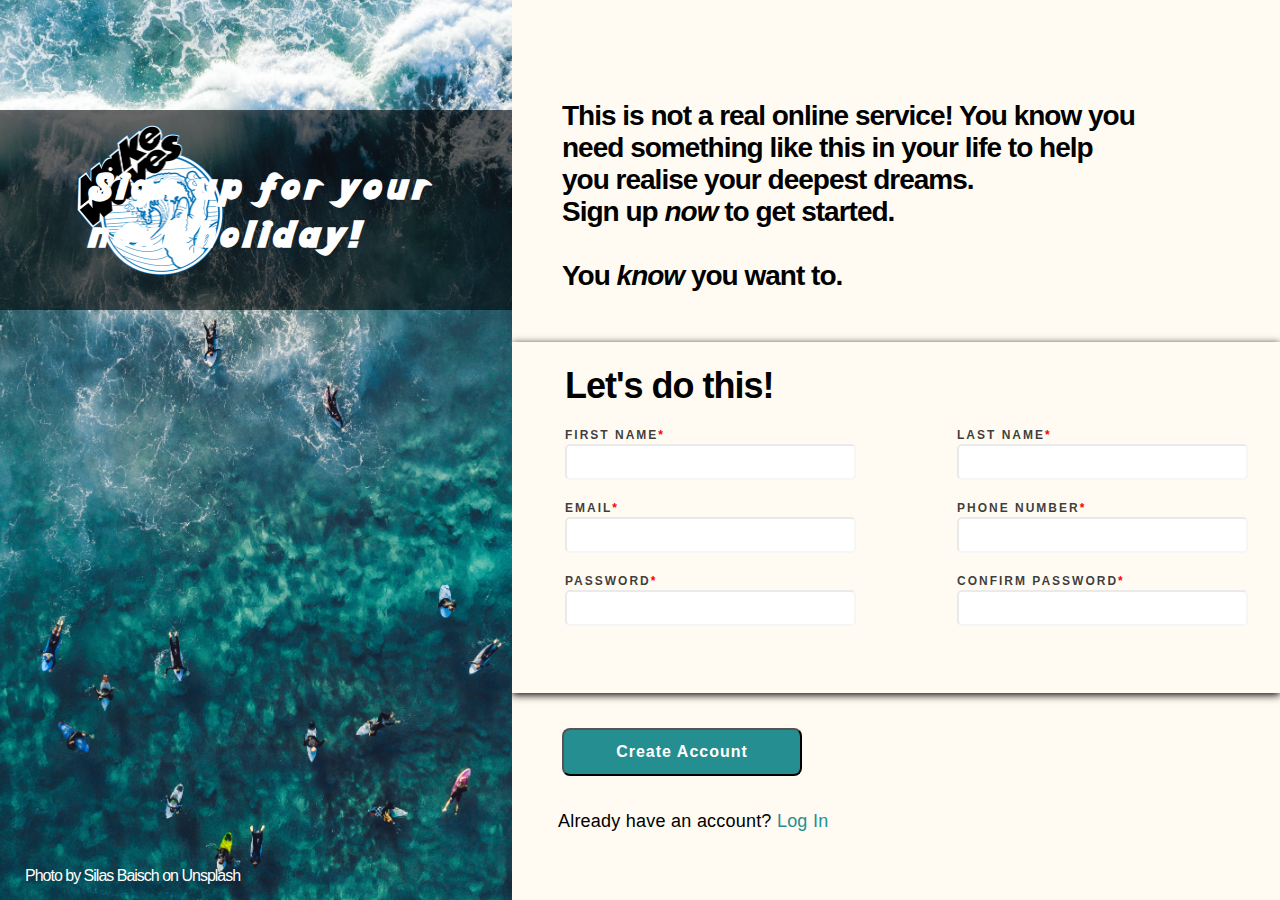
<file: index.html>
<!DOCTYPE html>
<html lang="en">
<head>
    <link rel="stylesheet" href="stylesheet.css">
    <meta charset="UTF-8">
    <meta name="viewport" content="width=device-width, initial-scale=1.0">
    <title>Document</title>
</head>
<body>
    <div id="leftSideContainer"></div>
        <img id="backgroundImage" src="silas-baisch-LDiZP1yLQxg-unsplash.jpg">
        <div class="transparentBackground"">
            <img id="logo"src="make-waves-logo-56D6056F5F-seeklogo.com.png" alt="">
            <p class="logoText">Sign up for your <br> next holiday!</p>
        </div>
        <div class="imageText">
            Photo by <a style="color: white;" href="https://unsplash.com/@silasbaisch?utm_content=creditCopyText&utm_medium=referral&utm_source=unsplash">Silas Baisch</a> on <a style="color: white;" href="https://unsplash.com/photos/LDiZP1yLQxg?utm_content=creditCopyText&utm_medium=referral&utm_source=unsplash">Unsplash</a>
        </div>

    <div id="rightSideContainer">
        <div id="blurb">
            This is not a real online service! You know you need something like this in your life to help you
            realise your deepest dreams. <br>
            Sign up <span style = "font-style:italic">now</span> to get started.
            <br>
            <br>
            You <span style = "font-style:italic">know</span> you want to.
        </div>

        <!-- Our table container -->
        <div id="tableContainer">
            <table>
                <form action="#" method="post" id="signupForm" >
                    <th>Let's do this!</th>
                    <tr>
                        <!-- each column has its own class so that the name can sit ontop of the input  -->
                        <td class="columnOne">
                            <label for="firstName">
                                FIRST NAME<span style="color:red">*</span>
                            </label>
                            <input type="text" id="firstName" name="firstName" required />
                        </td>
                        <td class="columnTwo">
                            <label for="lastName">
                                LAST NAME<span style="color:red">*</span>
                            </label>
                            <input type="text" id="lastName" name="lastName" required />
                        </td>
                    </tr>
                    <tr>
                        <td class="columnOne">
                            <label for="email">
                                EMAIL<span style="color:red">*</span>
                            </label>
                            <input type="email" id="email" name="email" required />
                        </td>
                        <td class="columnTwo">
                            <label for="phoneNumber">
                                PHONE NUMBER<span style="color:red">*</span>
                            </label>
                            <input type="number" id="phoneNumber" name="phoneNumber" required />
                        </td>
                    </tr>
                    <tr>
                        <td class="columnOne">
                            <label for="password">
                                PASSWORD<span style="color:red">*</span>
                            </label>
                            <input type="password" id="password" name="password" required/>
                        </td>
                        <td class="columnTwo">
                            <label for="confirm">
                                CONFIRM PASSWORD<span style="color:red">*</span>
                            </label>
                            <input type="password" id="confirm" name="confirm" required onchange="confirmPassword();"/>
                            <p id="incorrectPassword"></p>
                        </td>
                    </tr>
                </form>
            </table>
        </div>
    
    <button type="submit" id="submit" form="signupForm">Create Account</button>
    <p id="loginText">Already have an account? <a href="http://">Log In</a></p>
    </div>

    
</body>
<script src="javascript.js"></script>
</html>
</file>
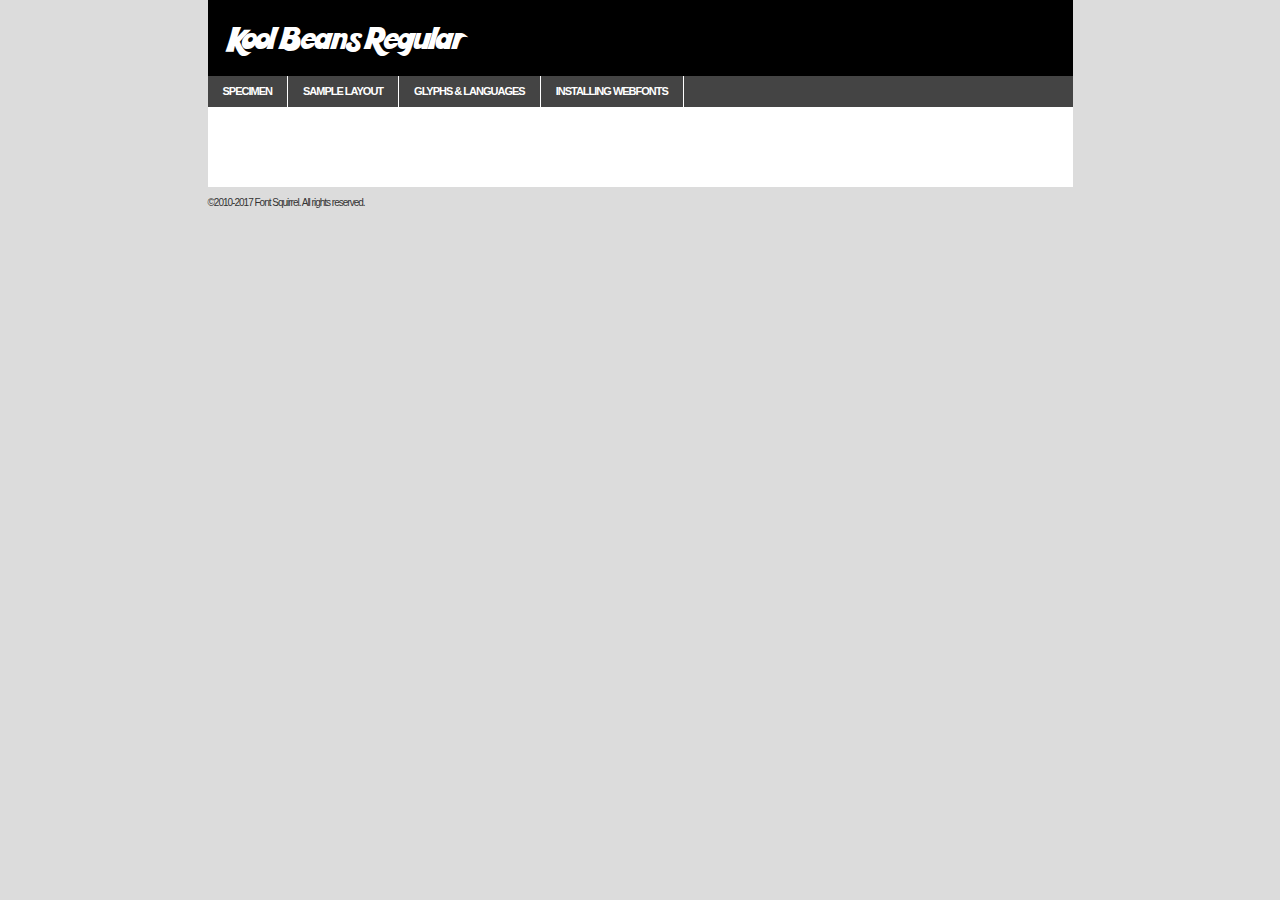
<file: koolbean-demo.html>
<!DOCTYPE html PUBLIC "-//W3C//DTD XHTML 1.0 Transitional//EN"
        "http://www.w3.org/TR/xhtml1/DTD/xhtml1-transitional.dtd">

<html xmlns="http://www.w3.org/1999/xhtml" xml:lang="en" lang="en">
<head>
    <meta http-equiv="Content-Type" content="text/html; charset=utf-8"/>
    <script src="http://ajax.googleapis.com/ajax/libs/jquery/1.7.2/jquery.min.js" type="text/javascript" charset="utf-8"></script>
    <script type="text/javascript">
		(function($) {
			$.fn.easyTabs = function(option) {
				var param = jQuery.extend({ fadeSpeed: 'fast', defaultContent: 1, activeClass: 'active' }, option);
				$(this).each(function() {
					var thisId = '#' + this.id;
					if ( param.defaultContent == '' )
					{
						param.defaultContent = 1;
					}
					if ( typeof param.defaultContent == 'number' )
					{
						var defaultTab = $(thisId + ' .tabs li:eq(' + (param.defaultContent - 1) + ') a').attr('href').substr(1);
					}
					else
					{
						var defaultTab = param.defaultContent;
					}
					$(thisId + ' .tabs li a').each(function() {
						var tabToHide = $(this).attr('href').substr(1);
						$('#' + tabToHide).addClass('easytabs-tab-content');
					});
					hideAll();
					changeContent(defaultTab);

					function hideAll() {$(thisId + ' .easytabs-tab-content').hide();}

					function changeContent(tabId)
					{
						hideAll();
						$(thisId + ' .tabs li').removeClass(param.activeClass);
						$(thisId + ' .tabs li a[href=#' + tabId + ']').closest('li').addClass(param.activeClass);
						if ( param.fadeSpeed != 'none' )
						{
							$(thisId + ' #' + tabId).fadeIn(param.fadeSpeed);
						}
						else
						{
							$(thisId + ' #' + tabId).show();
						}
					}

					$(thisId + ' .tabs li').click(function() {
						var tabId = $(this).find('a').attr('href').substr(1);
						changeContent(tabId);
						return false;
					});
				});
			}
		})(jQuery);
    </script>
    <link rel="stylesheet" href="specimen_files/specimen_stylesheet.css" type="text/css" charset="utf-8"/>
    <link rel="stylesheet" href="stylesheet.css" type="text/css" charset="utf-8"/>

    <style type="text/css">
        		body {
			font-family: 'kool_beansregular';
        		}

            </style>

    <title>Kool Beans Regular Specimen</title>


    <script type="text/javascript" charset="utf-8">
		$(document).ready(function() {
			$('#container').easyTabs({ defaultContent: 1 });
		});
    </script>
</head>

<body>
<div id="container">
    <div id="header">
		Kool Beans Regular    </div>
    <ul class="tabs">
        <li><a href="#specimen">Specimen</a></li>
        <li><a href="#layout">Sample Layout</a></li>
		        <li><a href="#glyphs">Glyphs &amp; Languages</a></li>
        <li><a href="#installing">Installing Webfonts</a></li>

    </ul>

    <div id="main_content">


        <div id="specimen">

            <div class="section">
                <div class="grid12 firstcol">
                    <div class="huge">AaBb</div>
                </div>
            </div>

            <div class="section">
                <div class="glyph_range">A&#x200B;B&#x200b;C&#x200b;D&#x200b;E&#x200b;F&#x200b;G&#x200b;H&#x200b;I&#x200b;J&#x200b;K&#x200b;L&#x200b;M&#x200b;N&#x200b;O&#x200b;P&#x200b;Q&#x200b;R&#x200b;S&#x200b;T&#x200b;U&#x200b;V&#x200b;W&#x200b;X&#x200b;Y&#x200b;Z&#x200b;a&#x200b;b&#x200b;c&#x200b;d&#x200b;e&#x200b;f&#x200b;g&#x200b;h&#x200b;i&#x200b;j&#x200b;k&#x200b;l&#x200b;m&#x200b;n&#x200b;o&#x200b;p&#x200b;q&#x200b;r&#x200b;s&#x200b;t&#x200b;u&#x200b;v&#x200b;w&#x200b;x&#x200b;y&#x200b;z&#x200b;1&#x200b;2&#x200b;3&#x200b;4&#x200b;5&#x200b;6&#x200b;7&#x200b;8&#x200b;9&#x200b;0&#x200b;&amp;&#x200b;.&#x200b;,&#x200b;?&#x200b;!&#x200b;&#64;&#x200b;(&#x200b;)&#x200b;#&#x200b;$&#x200b;%&#x200b;*&#x200b;+&#x200b;-&#x200b;=&#x200b;:&#x200b;;</div>
            </div>
            <div class="section">
                <div class="grid12 firstcol">
                    <table class="sample_table">
                        <tr>
                            <td>10</td>
                            <td class="size10">abcdefghijklmnopqrstuvwxyzABCDEFGHIJKLMNOPQRSTUVWXYZ0123456789abcdefghijklmnopqrstuvwxyzABCDEFGHIJKLMNOPQRSTUVWXYZ0123456789abcdefghijklmnopqrstuvwxyzABCDEFGHIJKLMNOPQRSTUVWXYZ</td>
                        </tr>
                        <tr>
                            <td>11</td>
                            <td class="size11">abcdefghijklmnopqrstuvwxyzABCDEFGHIJKLMNOPQRSTUVWXYZ0123456789abcdefghijklmnopqrstuvwxyzABCDEFGHIJKLMNOPQRSTUVWXYZ0123456789abcdefghijklmnopqrstuvwxyzABCDEFGHIJKLMNOPQRSTUVWXYZ</td>
                        </tr>
                        <tr>
                            <td>12</td>
                            <td class="size12">abcdefghijklmnopqrstuvwxyzABCDEFGHIJKLMNOPQRSTUVWXYZ0123456789abcdefghijklmnopqrstuvwxyzABCDEFGHIJKLMNOPQRSTUVWXYZ0123456789abcdefghijklmnopqrstuvwxyzABCDEFGHIJKLMNOPQRSTUVWXYZ</td>
                        </tr>
                        <tr>
                            <td>13</td>
                            <td class="size13">abcdefghijklmnopqrstuvwxyzABCDEFGHIJKLMNOPQRSTUVWXYZ0123456789abcdefghijklmnopqrstuvwxyzABCDEFGHIJKLMNOPQRSTUVWXYZ0123456789abcdefghijklmnopqrstuvwxyzABCDEFGHIJKLMNOPQRSTUVWXYZ</td>
                        </tr>
                        <tr>
                            <td>14</td>
                            <td class="size14">abcdefghijklmnopqrstuvwxyzABCDEFGHIJKLMNOPQRSTUVWXYZ0123456789abcdefghijklmnopqrstuvwxyzABCDEFGHIJKLMNOPQRSTUVWXYZ0123456789abcdefghijklmnopqrstuvwxyzABCDEFGHIJKLMNOPQRSTUVWXYZ</td>
                        </tr>
                        <tr>
                            <td>16</td>
                            <td class="size16">abcdefghijklmnopqrstuvwxyzABCDEFGHIJKLMNOPQRSTUVWXYZ0123456789abcdefghijklmnopqrstuvwxyzABCDEFGHIJKLMNOPQRSTUVWXYZ</td>
                        </tr>
                        <tr>
                            <td>18</td>
                            <td class="size18">abcdefghijklmnopqrstuvwxyzABCDEFGHIJKLMNOPQRSTUVWXYZ0123456789abcdefghijklmnopqrstuvwxyzABCDEFGHIJKLMNOPQRSTUVWXYZ</td>
                        </tr>
                        <tr>
                            <td>20</td>
                            <td class="size20">abcdefghijklmnopqrstuvwxyzABCDEFGHIJKLMNOPQRSTUVWXYZ0123456789abcdefghijklmnopqrstuvwxyzABCDEFGHIJKLMNOPQRSTUVWXYZ</td>
                        </tr>
                        <tr>
                            <td>24</td>
                            <td class="size24">abcdefghijklmnopqrstuvwxyzABCDEFGHIJKLMNOPQRSTUVWXYZ0123456789abcdefghijklmnopqrstuvwxyzABCDEFGHIJKLMNOPQRSTUVWXYZ</td>
                        </tr>
                        <tr>
                            <td>30</td>
                            <td class="size30">abcdefghijklmnopqrstuvwxyzABCDEFGHIJKLMNOPQRSTUVWXYZ0123456789abcdefghijklmnopqrstuvwxyzABCDEFGHIJKLMNOPQRSTUVWXYZ</td>
                        </tr>
                        <tr>
                            <td>36</td>
                            <td class="size36">abcdefghijklmnopqrstuvwxyzABCDEFGHIJKLMNOPQRSTUVWXYZ0123456789abcdefghijklmnopqrstuvwxyzABCDEFGHIJKLMNOPQRSTUVWXYZ</td>
                        </tr>
                        <tr>
                            <td>48</td>
                            <td class="size48">abcdefghijklmnopqrstuvwxyzABCDEFGHIJKLMNOPQRSTUVWXYZ0123456789abcdefghijklmnopqrstuvwxyzABCDEFGHIJKLMNOPQRSTUVWXYZ</td>
                        </tr>
                        <tr>
                            <td>60</td>
                            <td class="size60">abcdefghijklmnopqrstuvwxyzABCDEFGHIJKLMNOPQRSTUVWXYZ0123456789abcdefghijklmnopqrstuvwxyzABCDEFGHIJKLMNOPQRSTUVWXYZ</td>
                        </tr>
                        <tr>
                            <td>72</td>
                            <td class="size72">abcdefghijklmnopqrstuvwxyzABCDEFGHIJKLMNOPQRSTUVWXYZ0123456789abcdefghijklmnopqrstuvwxyzABCDEFGHIJKLMNOPQRSTUVWXYZ</td>
                        </tr>
                        <tr>
                            <td>90</td>
                            <td class="size90">abcdefghijklmnopqrstuvwxyzABCDEFGHIJKLMNOPQRSTUVWXYZ0123456789abcdefghijklmnopqrstuvwxyzABCDEFGHIJKLMNOPQRSTUVWXYZ</td>
                        </tr>
                    </table>

                </div>

            </div>


            <div class="section" id="bodycomparison">


                <div id="xheight">
                    <div class="fontbody">&#x25FC;&#x25FC;&#x25FC;&#x25FC;&#x25FC;&#x25FC;&#x25FC;&#x25FC;&#x25FC;&#x25FC;&#x25FC;&#x25FC;&#x25FC;&#x25FC;&#x25FC;&#x25FC;&#x25FC;&#x25FC;&#x25FC;&#x25FC;&#x25FC;&#x25FC;&#x25FC;&#x25FC;&#x25FC;&#x25FC;&#x25FC;&#x25FC;&#x25FC;&#x25FC;&#x25FC;&#x25FC;&#x25FC;&#x25FC;&#x25FC;&#x25FC;&#x25FC;&#x25FC;&#x25FC;&#x25FC;&#x25FC;&#x25FC;&#x25FC;&#x25FC;&#x25FC;&#x25FC;&#x25FC;&#x25FC;&#x25FC;&#x25FC;&#x25FC;&#x25FC;&#x25FC;&#x25FC;&#x25FC;&#x25FC;&#x25FC;&#x25FC;&#x25FC;&#x25FC;&#x25FC;&#x25FC;&#x25FC;&#x25FC;&#x25FC;&#x25FC;&#x25FC;&#x25FC;&#x25FC;&#x25FC;&#x25FC;&#x25FC;&#x25FC;&#x25FC;&#x25FC;&#x25FC;&#x25FC;&#x25FC;&#x25FC;&#x25FC;&#x25FC;&#x25FC;&#x25FC;&#x25FC;&#x25FC;&#x25FC;&#x25FC;&#x25FC;&#x25FC;&#x25FC;&#x25FC;&#x25FC;&#x25FC;&#x25FC;&#x25FC;&#x25FC;&#x25FC;&#x25FC;&#x25FC;body</div>
                    <div class="arialbody">body</div>
                    <div class="verdanabody">body</div>
                    <div class="georgiabody">body</div>
                </div>
                <div class="fontbody" style="z-index:1">
                    body<span>Kool Beans Regular</span>
                </div>
                <div class="arialbody" style="z-index:1">
                    body<span>Arial</span>
                </div>
                <div class="verdanabody" style="z-index:1">
                    body<span>Verdana</span>
                </div>
                <div class="georgiabody" style="z-index:1">
                    body<span>Georgia</span>
                </div>


            </div>


            <div class="section psample psample_row1" id="">

                <div class="grid2 firstcol">
                    <p class="size10"><span>10.</span>Aenean lacinia bibendum nulla sed consectetur. Fusce dapibus, tellus ac cursus commodo, tortor mauris condimentum nibh, ut fermentum massa justo sit amet risus. Nullam id dolor id nibh ultricies vehicula ut id elit. Cum sociis natoque penatibus et magnis dis parturient montes, nascetur ridiculus mus. Nulla vitae elit libero, a pharetra augue.</p>

                </div>
                <div class="grid3">
                    <p class="size11"><span>11.</span>Aenean lacinia bibendum nulla sed consectetur. Fusce dapibus, tellus ac cursus commodo, tortor mauris condimentum nibh, ut fermentum massa justo sit amet risus. Nullam id dolor id nibh ultricies vehicula ut id elit. Cum sociis natoque penatibus et magnis dis parturient montes, nascetur ridiculus mus. Nulla vitae elit libero, a pharetra augue.</p>

                </div>
                <div class="grid3">
                    <p class="size12"><span>12.</span>Aenean lacinia bibendum nulla sed consectetur. Fusce dapibus, tellus ac cursus commodo, tortor mauris condimentum nibh, ut fermentum massa justo sit amet risus. Nullam id dolor id nibh ultricies vehicula ut id elit. Cum sociis natoque penatibus et magnis dis parturient montes, nascetur ridiculus mus. Nulla vitae elit libero, a pharetra augue.</p>

                </div>
                <div class="grid4">
                    <p class="size13"><span>13.</span>Aenean lacinia bibendum nulla sed consectetur. Fusce dapibus, tellus ac cursus commodo, tortor mauris condimentum nibh, ut fermentum massa justo sit amet risus. Nullam id dolor id nibh ultricies vehicula ut id elit. Cum sociis natoque penatibus et magnis dis parturient montes, nascetur ridiculus mus. Nulla vitae elit libero, a pharetra augue.</p>

                </div>
                <div class="white_blend"></div>

            </div>
            <div class="section psample psample_row2" id="">
                <div class="grid3 firstcol">
                    <p class="size14"><span>14.</span>Aenean lacinia bibendum nulla sed consectetur. Fusce dapibus, tellus ac cursus commodo, tortor mauris condimentum nibh, ut fermentum massa justo sit amet risus. Nullam id dolor id nibh ultricies vehicula ut id elit. Cum sociis natoque penatibus et magnis dis parturient montes, nascetur ridiculus mus. Nulla vitae elit libero, a pharetra augue.</p>

                </div>
                <div class="grid4">
                    <p class="size16"><span>16.</span>Aenean lacinia bibendum nulla sed consectetur. Fusce dapibus, tellus ac cursus commodo, tortor mauris condimentum nibh, ut fermentum massa justo sit amet risus. Nullam id dolor id nibh ultricies vehicula ut id elit. Cum sociis natoque penatibus et magnis dis parturient montes, nascetur ridiculus mus. Nulla vitae elit libero, a pharetra augue.</p>

                </div>
                <div class="grid5">
                    <p class="size18"><span>18.</span>Aenean lacinia bibendum nulla sed consectetur. Fusce dapibus, tellus ac cursus commodo, tortor mauris condimentum nibh, ut fermentum massa justo sit amet risus. Nullam id dolor id nibh ultricies vehicula ut id elit. Cum sociis natoque penatibus et magnis dis parturient montes, nascetur ridiculus mus. Nulla vitae elit libero, a pharetra augue.</p>

                </div>

                <div class="white_blend"></div>

            </div>

            <div class="section psample psample_row3" id="">
                <div class="grid5 firstcol">
                    <p class="size20"><span>20.</span>Aenean lacinia bibendum nulla sed consectetur. Fusce dapibus, tellus ac cursus commodo, tortor mauris condimentum nibh, ut fermentum massa justo sit amet risus. Nullam id dolor id nibh ultricies vehicula ut id elit. Cum sociis natoque penatibus et magnis dis parturient montes, nascetur ridiculus mus. Nulla vitae elit libero, a pharetra augue.</p>
                </div>
                <div class="grid7">
                    <p class="size24"><span>24.</span>Aenean lacinia bibendum nulla sed consectetur. Fusce dapibus, tellus ac cursus commodo, tortor mauris condimentum nibh, ut fermentum massa justo sit amet risus. Nullam id dolor id nibh ultricies vehicula ut id elit. Cum sociis natoque penatibus et magnis dis parturient montes, nascetur ridiculus mus. Nulla vitae elit libero, a pharetra augue.</p>
                </div>

                <div class="white_blend"></div>

            </div>

            <div class="section psample psample_row4" id="">
                <div class="grid12 firstcol">
                    <p class="size30"><span>30.</span>Aenean lacinia bibendum nulla sed consectetur. Fusce dapibus, tellus ac cursus commodo, tortor mauris condimentum nibh, ut fermentum massa justo sit amet risus. Nullam id dolor id nibh ultricies vehicula ut id elit. Cum sociis natoque penatibus et magnis dis parturient montes, nascetur ridiculus mus. Nulla vitae elit libero, a pharetra augue.</p>
                </div>
                <div class="white_blend"></div>

            </div>


            <div class="section psample psample_row1 fullreverse">
                <div class="grid2 firstcol">
                    <p class="size10"><span>10.</span>Aenean lacinia bibendum nulla sed consectetur. Fusce dapibus, tellus ac cursus commodo, tortor mauris condimentum nibh, ut fermentum massa justo sit amet risus. Nullam id dolor id nibh ultricies vehicula ut id elit. Cum sociis natoque penatibus et magnis dis parturient montes, nascetur ridiculus mus. Nulla vitae elit libero, a pharetra augue.</p>

                </div>
                <div class="grid3">
                    <p class="size11"><span>11.</span>Aenean lacinia bibendum nulla sed consectetur. Fusce dapibus, tellus ac cursus commodo, tortor mauris condimentum nibh, ut fermentum massa justo sit amet risus. Nullam id dolor id nibh ultricies vehicula ut id elit. Cum sociis natoque penatibus et magnis dis parturient montes, nascetur ridiculus mus. Nulla vitae elit libero, a pharetra augue.</p>

                </div>
                <div class="grid3">
                    <p class="size12"><span>12.</span>Aenean lacinia bibendum nulla sed consectetur. Fusce dapibus, tellus ac cursus commodo, tortor mauris condimentum nibh, ut fermentum massa justo sit amet risus. Nullam id dolor id nibh ultricies vehicula ut id elit. Cum sociis natoque penatibus et magnis dis parturient montes, nascetur ridiculus mus. Nulla vitae elit libero, a pharetra augue.</p>

                </div>
                <div class="grid4">
                    <p class="size13"><span>13.</span>Aenean lacinia bibendum nulla sed consectetur. Fusce dapibus, tellus ac cursus commodo, tortor mauris condimentum nibh, ut fermentum massa justo sit amet risus. Nullam id dolor id nibh ultricies vehicula ut id elit. Cum sociis natoque penatibus et magnis dis parturient montes, nascetur ridiculus mus. Nulla vitae elit libero, a pharetra augue.</p>

                </div>
                <div class="black_blend"></div>

            </div>

            <div class="section psample psample_row2 fullreverse">
                <div class="grid3 firstcol">
                    <p class="size14"><span>14.</span>Aenean lacinia bibendum nulla sed consectetur. Fusce dapibus, tellus ac cursus commodo, tortor mauris condimentum nibh, ut fermentum massa justo sit amet risus. Nullam id dolor id nibh ultricies vehicula ut id elit. Cum sociis natoque penatibus et magnis dis parturient montes, nascetur ridiculus mus. Nulla vitae elit libero, a pharetra augue.</p>

                </div>
                <div class="grid4">
                    <p class="size16"><span>16.</span>Aenean lacinia bibendum nulla sed consectetur. Fusce dapibus, tellus ac cursus commodo, tortor mauris condimentum nibh, ut fermentum massa justo sit amet risus. Nullam id dolor id nibh ultricies vehicula ut id elit. Cum sociis natoque penatibus et magnis dis parturient montes, nascetur ridiculus mus. Nulla vitae elit libero, a pharetra augue.</p>

                </div>
                <div class="grid5">
                    <p class="size18"><span>18.</span>Aenean lacinia bibendum nulla sed consectetur. Fusce dapibus, tellus ac cursus commodo, tortor mauris condimentum nibh, ut fermentum massa justo sit amet risus. Nullam id dolor id nibh ultricies vehicula ut id elit. Cum sociis natoque penatibus et magnis dis parturient montes, nascetur ridiculus mus. Nulla vitae elit libero, a pharetra augue.</p>

                </div>
                <div class="black_blend"></div>

            </div>

            <div class="section psample fullreverse psample_row3" id="">
                <div class="grid5 firstcol">
                    <p class="size20"><span>20.</span>Aenean lacinia bibendum nulla sed consectetur. Fusce dapibus, tellus ac cursus commodo, tortor mauris condimentum nibh, ut fermentum massa justo sit amet risus. Nullam id dolor id nibh ultricies vehicula ut id elit. Cum sociis natoque penatibus et magnis dis parturient montes, nascetur ridiculus mus. Nulla vitae elit libero, a pharetra augue.</p>
                </div>
                <div class="grid7">
                    <p class="size24"><span>24.</span>Aenean lacinia bibendum nulla sed consectetur. Fusce dapibus, tellus ac cursus commodo, tortor mauris condimentum nibh, ut fermentum massa justo sit amet risus. Nullam id dolor id nibh ultricies vehicula ut id elit. Cum sociis natoque penatibus et magnis dis parturient montes, nascetur ridiculus mus. Nulla vitae elit libero, a pharetra augue.</p>
                </div>

                <div class="black_blend"></div>

            </div>

            <div class="section psample fullreverse psample_row4" id="" style="border-bottom: 20px #000 solid;">
                <div class="grid12 firstcol">
                    <p class="size30"><span>30.</span>Aenean lacinia bibendum nulla sed consectetur. Fusce dapibus, tellus ac cursus commodo, tortor mauris condimentum nibh, ut fermentum massa justo sit amet risus. Nullam id dolor id nibh ultricies vehicula ut id elit. Cum sociis natoque penatibus et magnis dis parturient montes, nascetur ridiculus mus. Nulla vitae elit libero, a pharetra augue.</p>
                </div>
                <div class="black_blend"></div>

            </div>


        </div>

        <div id="layout">

            <div class="section">

                <div class="grid12 firstcol">
                    <h1>Lorem Ipsum Dolor</h1>
                    <h2>Etiam porta sem malesuada magna mollis euismod</h2>

                    <p class="byline">By <a href="#link">Aenean Lacinia</a></p>
                </div>
            </div>
            <div class="section">
                <div class="grid8 firstcol">
                    <p class="large">Donec sed odio dui. Morbi leo risus, porta ac consectetur ac, vestibulum at eros. Fusce dapibus, tellus ac cursus commodo, tortor mauris condimentum nibh, ut fermentum massa justo sit amet risus. </p>


                    <h3>Pellentesque ornare sem</h3>

                    <p>Maecenas sed diam eget risus varius blandit sit amet non magna. Maecenas faucibus mollis interdum. Donec ullamcorper nulla non metus auctor fringilla. Nullam id dolor id nibh ultricies vehicula ut id elit. Nullam id dolor id nibh ultricies vehicula ut id elit. </p>

                    <p>Aenean eu leo quam. Pellentesque ornare sem lacinia quam venenatis vestibulum. Lorem ipsum dolor sit amet, consectetur adipiscing elit. Cum sociis natoque penatibus et magnis dis parturient montes, nascetur ridiculus mus. </p>

                    <p>Nulla vitae elit libero, a pharetra augue. Praesent commodo cursus magna, vel scelerisque nisl consectetur et. Aenean lacinia bibendum nulla sed consectetur. </p>

                    <p>Nullam quis risus eget urna mollis ornare vel eu leo. Nullam quis risus eget urna mollis ornare vel eu leo. Maecenas sed diam eget risus varius blandit sit amet non magna. Donec ullamcorper nulla non metus auctor fringilla. </p>

                    <h3>Cras mattis consectetur</h3>

                    <p>Aenean eu leo quam. Pellentesque ornare sem lacinia quam venenatis vestibulum. Aenean lacinia bibendum nulla sed consectetur. Integer posuere erat a ante venenatis dapibus posuere velit aliquet. Cras mattis consectetur purus sit amet fermentum. </p>

                    <p>Nullam id dolor id nibh ultricies vehicula ut id elit. Nullam quis risus eget urna mollis ornare vel eu leo. Cras mattis consectetur purus sit amet fermentum.</p>
                </div>

                <div class="grid4 sidebar">

                    <div class="box reverse">
                        <p class="last">Nullam quis risus eget urna mollis ornare vel eu leo. Donec ullamcorper nulla non metus auctor fringilla. Cras mattis consectetur purus sit amet fermentum. Sed posuere consectetur est at lobortis. Lorem ipsum dolor sit amet, consectetur adipiscing elit. </p>
                    </div>

                    <p class="caption">Maecenas sed diam eget risus varius.</p>

                    <p>Vestibulum id ligula porta felis euismod semper. Integer posuere erat a ante venenatis dapibus posuere velit aliquet. Vestibulum id ligula porta felis euismod semper. Sed posuere consectetur est at lobortis. Maecenas sed diam eget risus varius blandit sit amet non magna. Fusce dapibus, tellus ac cursus commodo, tortor mauris condimentum nibh, ut fermentum massa justo sit amet risus. </p>


                    <p>Duis mollis, est non commodo luctus, nisi erat porttitor ligula, eget lacinia odio sem nec elit. Aenean lacinia bibendum nulla sed consectetur. Vivamus sagittis lacus vel augue laoreet rutrum faucibus dolor auctor. Aenean lacinia bibendum nulla sed consectetur. Nullam quis risus eget urna mollis ornare vel eu leo. </p>

                    <p>Praesent commodo cursus magna, vel scelerisque nisl consectetur et. Donec ullamcorper nulla non metus auctor fringilla. Maecenas faucibus mollis interdum. Fusce dapibus, tellus ac cursus commodo, tortor mauris condimentum nibh, ut fermentum massa justo sit amet risus. </p>

                </div>
            </div>

        </div>


		

        <div id="glyphs">
            <div class="section">
                <div class="grid12 firstcol">

                    <h1>Language Support</h1>
                    <p>The subset of Kool Beans Regular in this kit supports the following languages:<br/>

						English, Arrernte, Bislama, Cebuano, Fijian, Gilbertese, Hmong, Ibanag, Iloko_ilokano, Interglossa_glosa, Interlingua, Lojban, Norfolk_pitcairnese, Oromo, Rotokas, Seychelles_creole, Shona, Somali, Southern_ndebele, Swahili, Swati_swazi, Tok_pisin, Warlpiri, Xhosa, Zulu, Latinbasic, Demo                    </p>
                    <h1>Glyph Chart</h1>
                    <p>The subset of Kool Beans Regular in this kit includes all the glyphs listed below. Unicode entities are included above each glyph to help you insert individual characters into your layout.</p>
                    <div id="glyph_chart">

																				                                <div><p>&amp;#13;</p>&#13;</div>
																				                                <div><p>&amp;#32;</p>&#32;</div>
																				                                <div><p>&amp;#33;</p>&#33;</div>
																				                                <div><p>&amp;#34;</p>&#34;</div>
																				                                <div><p>&amp;#35;</p>&#35;</div>
																				                                <div><p>&amp;#36;</p>&#36;</div>
																				                                <div><p>&amp;#37;</p>&#37;</div>
																				                                <div><p>&amp;#38;</p>&#38;</div>
																				                                <div><p>&amp;#39;</p>&#39;</div>
																				                                <div><p>&amp;#40;</p>&#40;</div>
																				                                <div><p>&amp;#41;</p>&#41;</div>
																				                                <div><p>&amp;#42;</p>&#42;</div>
																				                                <div><p>&amp;#43;</p>&#43;</div>
																				                                <div><p>&amp;#44;</p>&#44;</div>
																				                                <div><p>&amp;#46;</p>&#46;</div>
																				                                <div><p>&amp;#47;</p>&#47;</div>
																				                                <div><p>&amp;#48;</p>&#48;</div>
																				                                <div><p>&amp;#49;</p>&#49;</div>
																				                                <div><p>&amp;#50;</p>&#50;</div>
																				                                <div><p>&amp;#51;</p>&#51;</div>
																				                                <div><p>&amp;#52;</p>&#52;</div>
																				                                <div><p>&amp;#53;</p>&#53;</div>
																				                                <div><p>&amp;#54;</p>&#54;</div>
																				                                <div><p>&amp;#55;</p>&#55;</div>
																				                                <div><p>&amp;#56;</p>&#56;</div>
																				                                <div><p>&amp;#57;</p>&#57;</div>
																				                                <div><p>&amp;#58;</p>&#58;</div>
																				                                <div><p>&amp;#59;</p>&#59;</div>
																				                                <div><p>&amp;#60;</p>&#60;</div>
																				                                <div><p>&amp;#61;</p>&#61;</div>
																				                                <div><p>&amp;#62;</p>&#62;</div>
																				                                <div><p>&amp;#63;</p>&#63;</div>
																				                                <div><p>&amp;#64;</p>&#64;</div>
																				                                <div><p>&amp;#65;</p>&#65;</div>
																				                                <div><p>&amp;#66;</p>&#66;</div>
																				                                <div><p>&amp;#67;</p>&#67;</div>
																				                                <div><p>&amp;#68;</p>&#68;</div>
																				                                <div><p>&amp;#69;</p>&#69;</div>
																				                                <div><p>&amp;#70;</p>&#70;</div>
																				                                <div><p>&amp;#71;</p>&#71;</div>
																				                                <div><p>&amp;#72;</p>&#72;</div>
																				                                <div><p>&amp;#73;</p>&#73;</div>
																				                                <div><p>&amp;#74;</p>&#74;</div>
																				                                <div><p>&amp;#75;</p>&#75;</div>
																				                                <div><p>&amp;#76;</p>&#76;</div>
																				                                <div><p>&amp;#77;</p>&#77;</div>
																				                                <div><p>&amp;#78;</p>&#78;</div>
																				                                <div><p>&amp;#79;</p>&#79;</div>
																				                                <div><p>&amp;#80;</p>&#80;</div>
																				                                <div><p>&amp;#81;</p>&#81;</div>
																				                                <div><p>&amp;#82;</p>&#82;</div>
																				                                <div><p>&amp;#83;</p>&#83;</div>
																				                                <div><p>&amp;#84;</p>&#84;</div>
																				                                <div><p>&amp;#85;</p>&#85;</div>
																				                                <div><p>&amp;#86;</p>&#86;</div>
																				                                <div><p>&amp;#87;</p>&#87;</div>
																				                                <div><p>&amp;#88;</p>&#88;</div>
																				                                <div><p>&amp;#89;</p>&#89;</div>
																				                                <div><p>&amp;#90;</p>&#90;</div>
																				                                <div><p>&amp;#91;</p>&#91;</div>
																				                                <div><p>&amp;#92;</p>&#92;</div>
																				                                <div><p>&amp;#93;</p>&#93;</div>
																				                                <div><p>&amp;#94;</p>&#94;</div>
																				                                <div><p>&amp;#95;</p>&#95;</div>
																				                                <div><p>&amp;#96;</p>&#96;</div>
																				                                <div><p>&amp;#97;</p>&#97;</div>
																				                                <div><p>&amp;#98;</p>&#98;</div>
																				                                <div><p>&amp;#99;</p>&#99;</div>
																				                                <div><p>&amp;#100;</p>&#100;</div>
																				                                <div><p>&amp;#101;</p>&#101;</div>
																				                                <div><p>&amp;#102;</p>&#102;</div>
																				                                <div><p>&amp;#103;</p>&#103;</div>
																				                                <div><p>&amp;#104;</p>&#104;</div>
																				                                <div><p>&amp;#105;</p>&#105;</div>
																				                                <div><p>&amp;#106;</p>&#106;</div>
																				                                <div><p>&amp;#107;</p>&#107;</div>
																				                                <div><p>&amp;#108;</p>&#108;</div>
																				                                <div><p>&amp;#109;</p>&#109;</div>
																				                                <div><p>&amp;#110;</p>&#110;</div>
																				                                <div><p>&amp;#111;</p>&#111;</div>
																				                                <div><p>&amp;#112;</p>&#112;</div>
																				                                <div><p>&amp;#113;</p>&#113;</div>
																				                                <div><p>&amp;#114;</p>&#114;</div>
																				                                <div><p>&amp;#115;</p>&#115;</div>
																				                                <div><p>&amp;#116;</p>&#116;</div>
																				                                <div><p>&amp;#117;</p>&#117;</div>
																				                                <div><p>&amp;#118;</p>&#118;</div>
																				                                <div><p>&amp;#119;</p>&#119;</div>
																				                                <div><p>&amp;#120;</p>&#120;</div>
																				                                <div><p>&amp;#121;</p>&#121;</div>
																				                                <div><p>&amp;#122;</p>&#122;</div>
																				                                <div><p>&amp;#123;</p>&#123;</div>
																				                                <div><p>&amp;#124;</p>&#124;</div>
																				                                <div><p>&amp;#125;</p>&#125;</div>
																				                                <div><p>&amp;#126;</p>&#126;</div>
																				                                <div><p>&amp;#162;</p>&#162;</div>
																				                                <div><p>&amp;#169;</p>&#169;</div>
																				                                <div><p>&amp;#174;</p>&#174;</div>
																				                                <div><p>&amp;#8208;</p>&#8208;</div>
																				                                <div><p>&amp;#8482;</p>&#8482;</div>
																				                                <div><p>&amp;#9724;</p>&#9724;</div>
																																																										                    </div>
                </div>


            </div>
        </div>


        <div id="specs">

        </div>

        <div id="installing">
            <div class="section">
                <div class="grid7 firstcol">
                    <h1>Installing Webfonts</h1>

                    <p>Webfonts are supported by all major browser platforms but not all in the same way. There are currently four different font formats that must be included in order to target all browsers. This includes TTF, WOFF, EOT and SVG.</p>

                    <h2>1. Upload your webfonts</h2>
                    <p>You must upload your webfont kit to your website. They should be in or near the same directory as your CSS files.</p>

                    <h2>2. Include the webfont stylesheet</h2>
                    <p>A special CSS @font-face declaration helps the various browsers select the appropriate font it needs without causing you a bunch of headaches. Learn more about this syntax by reading the <a href="https://www.fontspring.com/blog/further-hardening-of-the-bulletproof-syntax">Fontspring blog post</a> about it. The code for it is as follows:</p>


                    <code>
                        @font-face{
                        font-family: 'MyWebFont';
                        src: url('WebFont.eot');
                        src: url('WebFont.eot?#iefix') format('embedded-opentype'),
                        url('WebFont.woff') format('woff'),
                        url('WebFont.ttf') format('truetype'),
                        url('WebFont.svg#webfont') format('svg');
                        }
                    </code>

                    <p>We've already gone ahead and generated the code for you. All you have to do is link to the stylesheet in your HTML, like this:</p>
                    <code>&lt;link rel=&quot;stylesheet&quot; href=&quot;stylesheet.css&quot; type=&quot;text/css&quot; charset=&quot;utf-8&quot; /&gt;</code>

                    <h2>3. Modify your own stylesheet</h2>
                    <p>To take advantage of your new fonts, you must tell your stylesheet to use them. Look at the original @font-face declaration above and find the property called "font-family." The name linked there will be what you use to reference the font. Prepend that webfont name to the font stack in the "font-family" property, inside the selector you want to change. For example:</p>
                    <code>p { font-family: 'WebFont', Arial, sans-serif; }</code>

                    <h2>4. Test</h2>
                    <p>Getting webfonts to work cross-browser <em>can</em> be tricky. Use the information in the sidebar to help you if you find that fonts aren't loading in a particular browser.</p>
                </div>

                <div class="grid5 sidebar">
                    <div class="box">
                        <h2>Troubleshooting<br/>Font-Face Problems</h2>
                        <p>Having trouble getting your webfonts to load in your new website? Here are some tips to sort out what might be the problem.</p>

                        <h3>Fonts not showing in any browser</h3>

                        <p>This sounds like you need to work on the plumbing. You either did not upload the fonts to the correct directory, or you did not link the fonts properly in the CSS. If you've confirmed that all this is correct and you still have a problem, take a look at your .htaccess file and see if requests are getting intercepted.</p>

                        <h3>Fonts not loading in iPhone or iPad</h3>

                        <p>The most common problem here is that you are serving the fonts from an IIS server. IIS refuses to serve files that have unknown MIME types. If that is the case, you must set the MIME type for SVG to "image/svg+xml" in the server settings. Follow these instructions from Microsoft if you need help.</p>

                        <h3>Fonts not loading in Firefox</h3>

                        <p>The primary reason for this failure? You are still using a version Firefox older than 3.5. So upgrade already! If that isn't it, then you are very likely serving fonts from a different domain. Firefox requires that all font assets be served from the same domain. Lastly it is possible that you need to add WOFF to your list of MIME types (if you are serving via IIS.)</p>

                        <h3>Fonts not loading in IE</h3>

                        <p>Are you looking at Internet Explorer on an actual Windows machine or are you cheating by using a service like Adobe BrowserLab? Many of these screenshot services do not render @font-face for IE. Best to test it on a real machine.</p>

                        <h3>Fonts not loading in IE9</h3>

                        <p>IE9, like Firefox, requires that fonts be served from the same domain as the website. Make sure that is the case.</p>
                    </div>
                </div>
            </div>

        </div>

    </div>
    <div id="footer">
        <p>&copy;2010-2017 Font Squirrel. All rights reserved.</p>
    </div>
</div>
</body>
</html>
</file>
<file: stylesheet.css>
/* Changes the color of the hyperlink text. */
a {
    color: #258E91;
    text-decoration: none;
}

/* Cool font I found online for the logo text. */
@font-face {
    font-family: 'kool_beansregular';
    src: url('koolbean.woff2') format('woff2'),
         url('koolbean.woff') format('woff');
    font-weight: normal;
    font-style: normal;

}

/* Given a flex display to allow the two boxes to sit side by side. */
body {
    margin: 0px;
    padding: 0px;
    display: flex;
    flex-direction: row;
    font-family: 'Franklin Gothic Medium', 'Arial Narrow', Arial, sans-serif;
    letter-spacing: -1px;
}

/* Container for the entire right  side of the page */
#rightSideContainer {
    display: flex;
    flex-direction: column;
    background-color: rgb(255, 251, 242);
    width: 60%;
    height: 100vh;
    font-size: 36px;
    margin-left:
}

/* Container for the entire left side of the page. */
#leftSideContainer{
    display: relative;
    width: 40%;
    height: 100%;
}

/* Positions our image to fit and cover the entire area its been provided. */
#backgroundImage {
    position: absolute;
    flex-direction: column;
    height: 100%;
    width: 40%;
    object-fit: cover;
    z-index: 0;
}

/* Styling for the logo */
#logo {
    position: absolute;
    height: 150px;
    top: 15px;
    left: 15%;
}

/* styling for the logo */
.logoText {
    position: absolute;
    top: 10px;
    right: 15%;
    color: white;
    font-size: 42px;
    font-family: 'kool_beansregular', Arial, sans-serif;
    letter-spacing: 6px;
    font-weight: bold;
}

/* Respect given to the photographer */
.imageText {
    position: absolute;
    align-self: flex-end;
    padding-bottom: 15px;
    left: 25px;
    color: white;
}

/* The background that sits over the image, behind the logo. Absolute positioning allows us to put it over.*/
.transparentBackground {
    position: absolute;
    background-color: rgba(0,0,0,0.6); /* 4th option is alpha, lowered  makes the item more transparent. */
    width: 40%;
    height: 200px;
    top: 110px;
    align-self: center;
    z-index: 1;
}

/* Styling  for our blurb about thing. */
#blurb {
    font-weight: bold;
    width: 75%;
    font-size: 28px;
    margin-left: 50px;
    margin-top:  100px;
}

/* Gives us a box to put our table in  to neatly seperate our form from the blurbs */
#tableContainer {
    margin-top: 50px;
    /* background-color: red; */
    height: auto;
    box-shadow: 0px 2px 8px black;
}

/* Allows us to set specific layouts for our table spacings between data. */
table {
    margin-top: 20px;
    margin-left: 50px;
    margin-bottom: 40px;
}

/* Simple table heading styling */
th {
    font-style: inherit;
    /* background-color: white; */
    text-align: left;
}

/*  Sets a container for our items inside each row to be allowed to sit next to each other. */
tr {
    display: flex;
    flex-direction: row;
}

/* Styling for the data in the table */
td {
    color: rgba(36, 35, 35, 0.877);
    font-size: 12px;
    font-weight: bolder;
    letter-spacing: 2px;
    padding-top: 20px;
    text-align:  left;
    font-family: 'Franklin Gothic Medium', 'Arial Narrow', Arial, sans-serif
    /* box-shadow: 1px 1px 1px 5px rgb(0, 0, 0); */
}

label {
    margin-bottom: 2px;
}
/* Allows us to place the input boxes underneath the label by giving us a container for this table data. */
.columnOne {
    display: flex;
    flex-direction: column;
}
/* Allows us to place the input boxes underneath the label by giving us a container for this table data. */
.columnTwo {
    display: flex;
    flex-direction: column;
    padding-left: 100px;
}

 /* Styles the input boxes  */
input {
    font-style: 'Franklin Gothic Medium', 'Arial Narrow', Arial, sans-serif;
    font-size: 16px;
    font-weight: 500;
    padding-left: 10px;
    border-radius: 5px;
    height: 30px;
    width: 275px;
    border-color: rgba(190, 190, 190, 0.137);
}

input:focus {
    outline: 1px solid #258E91;
}

button {
    background-color: #258E91;
    border-radius: 8px;
    /* border: none; this makes it look cleaner but need to animate the button click */
    color: white;
    font-weight: bolder;
    font-size: 16px;
    letter-spacing: 1px;
    width: 15rem;
    height: 3rem;
    margin-top: 35px;
    margin-left: 50px;
}

#loginText {
    margin-top: 35px;
    margin-left: 46px;
    font-size: 18px;
    letter-spacing: 0.2px;
    word-spacing: 0.2px;
}


/* 
Use the body as flex-display container.
Place 2 containers, left and right side.
Inside left container, we want 2 more containers for the logo and the credit
Right side will have to be a flex-display container, we'll have multiple
children of this parent. 
1 Div for the text.
1 Table for the signup form
1 Div for the create account and login section*/
</file>
<file: specimen_files/specimen_stylesheet.css>
@import url('grid_12-825-55-15.css');

/*  
	CSS Reset by Eric Meyer - Released under Public Domain
    http://meyerweb.com/eric/tools/css/reset/
*/
html, body, div, span, applet, object, iframe,
h1, h2, h3, h4, h5, h6, p, blockquote, pre,
a, abbr, acronym, address, big, cite, code,
del, dfn, em, font, img, ins, kbd, q, s, samp,
small, strike, strong, sub, sup, tt, var,
b, u, i, center, dl, dt, dd, ol, ul, li,
fieldset, form, label, legend, table,
caption, tbody, tfoot, thead, tr, th, td {
	margin:         0;
	padding:        0;
	border:         0;
	outline:        0;
	font-size:      100%;
	vertical-align: baseline;
	background:     transparent;
}

body {
	line-height: 1;
}

ol, ul {
	list-style: none;
}

blockquote, q {
	quotes: none;
}

blockquote:before, blockquote:after,
q:before, q:after {
	content: '';
	content: none;
}

:focus {
	outline: 0;
}

ins {
	text-decoration: none;
}

del {
	text-decoration: line-through;
}

table {
	border-collapse: collapse;
	border-spacing:  0;
}


body {
	color:            #000;
	background-color: #dcdcdc;
}

a {
	text-decoration: none;
	color:           #1883ba;
}

h1 {
	font-size:     32px;
	font-weight:   normal;
	font-style:    normal;
	margin-bottom: 18px;
}

h2 {
	font-size: 18px;
}

#container {
	width:  865px;
	margin: 0px auto;
}


#header {
	padding:          20px;
	font-size:        36px;
	background-color: #000;
	color:            #fff;
}

#header span {
	color: #666;
}

#main_content {
	background-color: #fff;
	padding:          60px 20px 20px;
}


#footer p {
	margin:         0;
	padding-top:    10px;
	padding-bottom: 50px;
	color:          #333;
	font:           10px Arial, sans-serif;
}

.tabs {
	width:            100%;
	height:           31px;
	background-color: #444;
}

.tabs li {
	float:            left;
	margin:           0;
	overflow:         hidden;
	background-color: #444;
}

.tabs li a {
	display:         block;
	color:           #fff;
	text-decoration: none;
	font:            bold 11px/11px 'Arial';
	text-transform:  uppercase;
	padding:         10px 15px;
	border-right:    1px solid #fff;
}

.tabs li a:hover {
	background-color: #00b3ff;

}

.tabs li.active a {
	color:            #000;
	background-color: #fff;
}


div.huge {

	font-size:      300px;
	line-height:    1em;
	padding:        0;
	letter-spacing: -.02em;
	overflow:       hidden;
}

div.glyph_range {
	font-size:   72px;
	line-height: 1.1em;
}

.size10 {
	font-size: 10px;
}

.size11 {
	font-size: 11px;
}

.size12 {
	font-size: 12px;
}

.size13 {
	font-size: 13px;
}

.size14 {
	font-size: 14px;
}

.size16 {
	font-size: 16px;
}

.size18 {
	font-size: 18px;
}

.size20 {
	font-size: 20px;
}

.size24 {
	font-size: 24px;
}

.size30 {
	font-size: 30px;
}

.size36 {
	font-size: 36px;
}

.size48 {
	font-size: 48px;
}

.size60 {
	font-size: 60px;
}

.size72 {
	font-size: 72px;
}

.size90 {
	font-size: 90px;
}


.psample_row1 {
	height: 120px;
}

.psample_row1 {
	height: 120px;
}

.psample_row2 {
	height: 160px;
}

.psample_row3 {
	height: 160px;
}

.psample_row4 {
	height: 160px;
}

.psample {
	overflow: hidden;
	position: relative;
}

.psample p {
	line-height: 1.3em;
	display:     block;
	overflow:    hidden;
	margin:      0;
}

.psample span {
	margin-right: .5em;
}

.white_blend {
	width:            100%;
	height:           61px;
	background-image: url([data-uri]);
	position:         absolute;
	bottom:           0;
}

.black_blend {
	width:            100%;
	height:           61px;
	background-image: url([data-uri]);
	position:         absolute;
	bottom:           0;
}

.fullreverse {
	background:    #000 !important;
	color:         #fff !important;
	margin-left:   -20px;
	padding-left:  20px;
	margin-right:  -20px;
	padding-right: 20px;
	padding:       20px;
	margin-bottom: 0;
}


.sample_table td {
	padding-top:    3px;
	padding-bottom: 5px;
	padding-left:   5px;
	vertical-align: middle;
	line-height:    1.2em;
}

.sample_table td:first-child {
	background-color: #eee;
	text-align:       right;
	padding-right:    5px;
	padding-left:     0;
	padding:          5px;
	font:             11px/12px 'Courier New', Courier, mono;
}

code {
	white-space:      pre;
	background-color: #eee;
	display:          block;
	padding:          10px;
	margin-bottom:    18px;
	overflow:         auto;
}


.bottom, .last {
	margin-bottom:  0 !important;
	padding-bottom: 0 !important;
}

.box {
	padding:       18px;
	margin-bottom: 18px;
	background:    #eee;
}

.reverse, .reversed {
	background: #000 !important;
	color:      #fff !important;
	border:     none !important;
}

#bodycomparison {
	position:    relative;
	overflow:    hidden;
	font-size:   72px;
	height:      90px;
	white-space: nowrap;
}

#bodycomparison div {
	font-size:   72px;
	line-height: 90px;
	display:     inline;
	margin:      0 15px 0 0;
	padding:     0;
}

#bodycomparison div span {
	font:     10px Arial;
	position: absolute;
	left:     0;
}

#xheight {
	float:       none;
	position:    absolute;
	color:       #d9f3ff;
	font-size:   72px;
	line-height: 90px;
}

.fontbody {
	position: relative;
}

.arialbody {
	font-family: Arial;
	position:    relative;
}

.verdanabody {
	font-family: Verdana;
	position:    relative;
}

.georgiabody {
	font-family: Georgia;
	position:    relative;
}

/* @group Layout page
 */

#layout h1 {
	font-size:   36px;
	line-height: 42px;
	font-weight: normal;
	font-style:  normal;
}

#layout h2 {
	font-size:   24px;
	line-height: 23px;
	font-weight: normal;
	font-style:  normal;
}

#layout h3 {
	font-size:   22px;
	line-height: 1.4em;
	margin-top:  1em;
	font-weight: normal;
	font-style:  normal;
}


#layout p.byline {
	font-size:     12px;
	margin-top:    18px;
	line-height:   12px;
	margin-bottom: 0;
}

#layout p {
	font-size:     14px;
	line-height:   21px;
	margin-bottom: .5em;
}

#layout p.large {
	font-size:   18px;
	line-height: 26px;
}

#layout .sidebar p {
	font-size:   12px;
	line-height: 1.4em;
}

#layout p.caption {
	font-size:     10px;
	margin-top:    -16px;
	margin-bottom: 18px;
}

/* @end */

/* @group Glyphs */

#glyph_chart div {
	background-color: #d9f3ff;
	color:            black;
	float:            left;
	font-size:        36px;
	height:           1.2em;
	line-height:      1.2em;
	margin-bottom:    1px;
	margin-right:     1px;
	text-align:       center;
	width:            1.2em;
	position:         relative;
	padding:          .6em .2em .2em;
}

#glyph_chart div p {
	position:         absolute;
	left:             0;
	top:              0;
	display:          block;
	text-align:       center;
	font:             bold 9px Arial, sans-serif;
	background-color: #3a768f;
	width:            100%;
	color:            #fff;
	padding:          2px 0;
}


#glyphs h1 {
	font-family: Arial, sans-serif;
}

/* @end */

/* @group Installing */

#installing {
	font: 13px Arial, sans-serif;
}

#installing p,
#glyphs p {
	line-height:   1.2em;
	margin-bottom: 18px;
	font:          13px Arial, sans-serif;
}


#installing h3 {
	font-size:  15px;
	margin-top: 18px;
}

/* @end */

#rendering h1 {
	font-family: Arial, sans-serif;
}

.render_table td {
	font:           11px 'Courier New', Courier, mono;
	vertical-align: middle;
}
</file>
